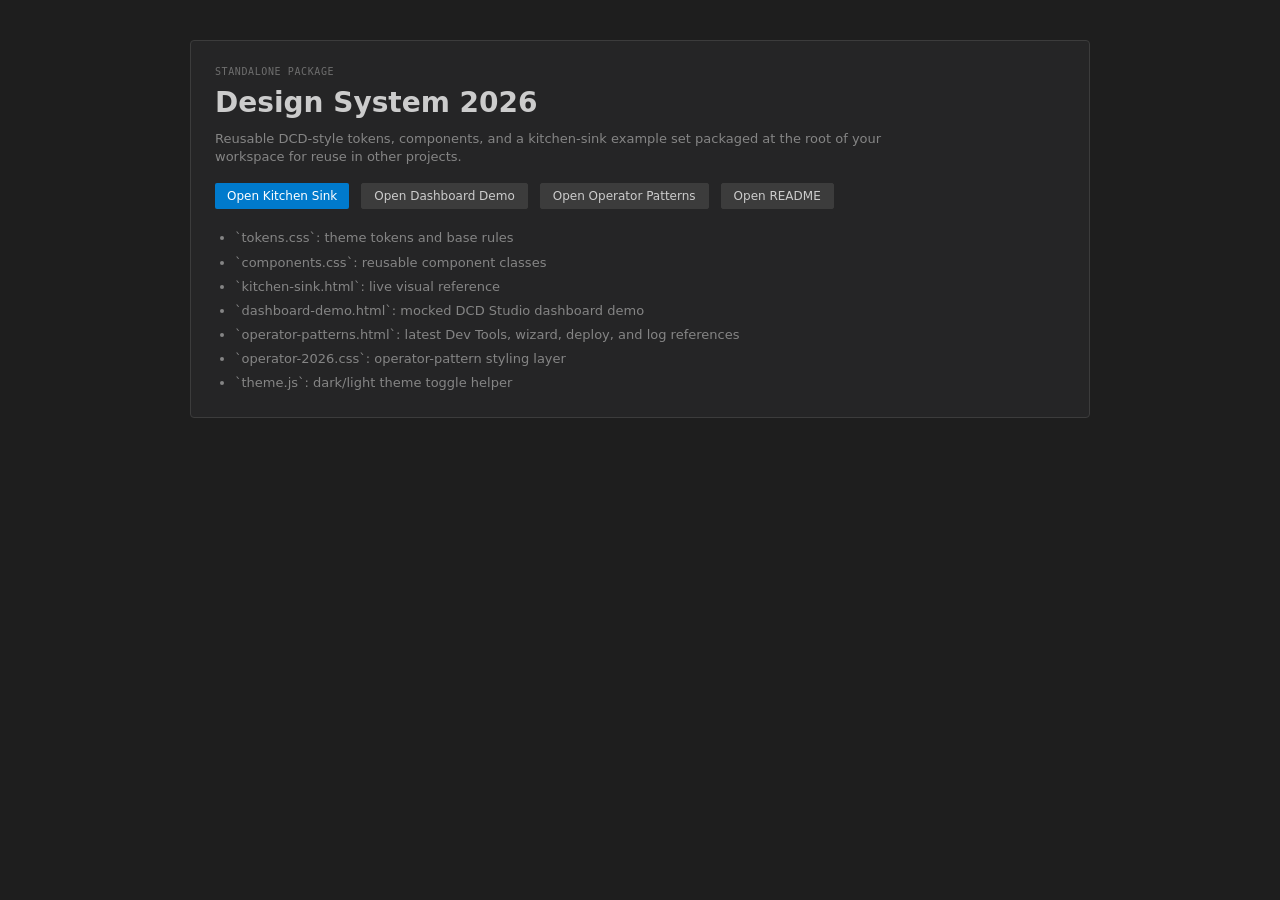
<file: index.html>
<!DOCTYPE html>
<html lang="en">
<head>
<meta charset="UTF-8">
<meta name="viewport" content="width=device-width, initial-scale=1.0">
<title>Design System 2026</title>
<link rel="stylesheet" href="./tokens.css">
<link rel="stylesheet" href="./components.css">
<style>
body {
  padding: 40px;
}

.wrap {
  max-width: 900px;
  margin: 0 auto;
}

.hero {
  padding: 24px;
}

.hero h1 {
  font-size: 28px;
  margin-bottom: 8px;
}

.hero p {
  color: var(--text-dim);
  margin-bottom: 16px;
  max-width: 680px;
}

.links {
  display: flex;
  flex-wrap: wrap;
  gap: 12px;
  margin-top: 16px;
}

.list {
  margin-top: 20px;
  padding-left: 20px;
  color: var(--text-dim);
}

.list li + li {
  margin-top: 6px;
}
</style>
</head>
<body>
  <div class="wrap">
    <div class="ds-card hero">
      <div class="ds-label">Standalone Package</div>
      <h1>Design System 2026</h1>
      <p>Reusable DCD-style tokens, components, and a kitchen-sink example set packaged at the root of your workspace for reuse in other projects.</p>
      <div class="links">
        <a class="ds-btn ds-btn--primary" href="./kitchen-sink.html">Open Kitchen Sink</a>
        <a class="ds-btn ds-btn--secondary" href="./dashboard-demo.html">Open Dashboard Demo</a>
        <a class="ds-btn ds-btn--secondary" href="./operator-patterns.html">Open Operator Patterns</a>
        <a class="ds-btn ds-btn--secondary" href="./README.md">Open README</a>
      </div>
      <ul class="list">
        <li>`tokens.css`: theme tokens and base rules</li>
        <li>`components.css`: reusable component classes</li>
        <li>`kitchen-sink.html`: live visual reference</li>
        <li>`dashboard-demo.html`: mocked DCD Studio dashboard demo</li>
        <li>`operator-patterns.html`: latest Dev Tools, wizard, deploy, and log references</li>
        <li>`operator-2026.css`: operator-pattern styling layer</li>
        <li>`theme.js`: dark/light theme toggle helper</li>
      </ul>
    </div>
  </div>
</body>
</html>
</file>
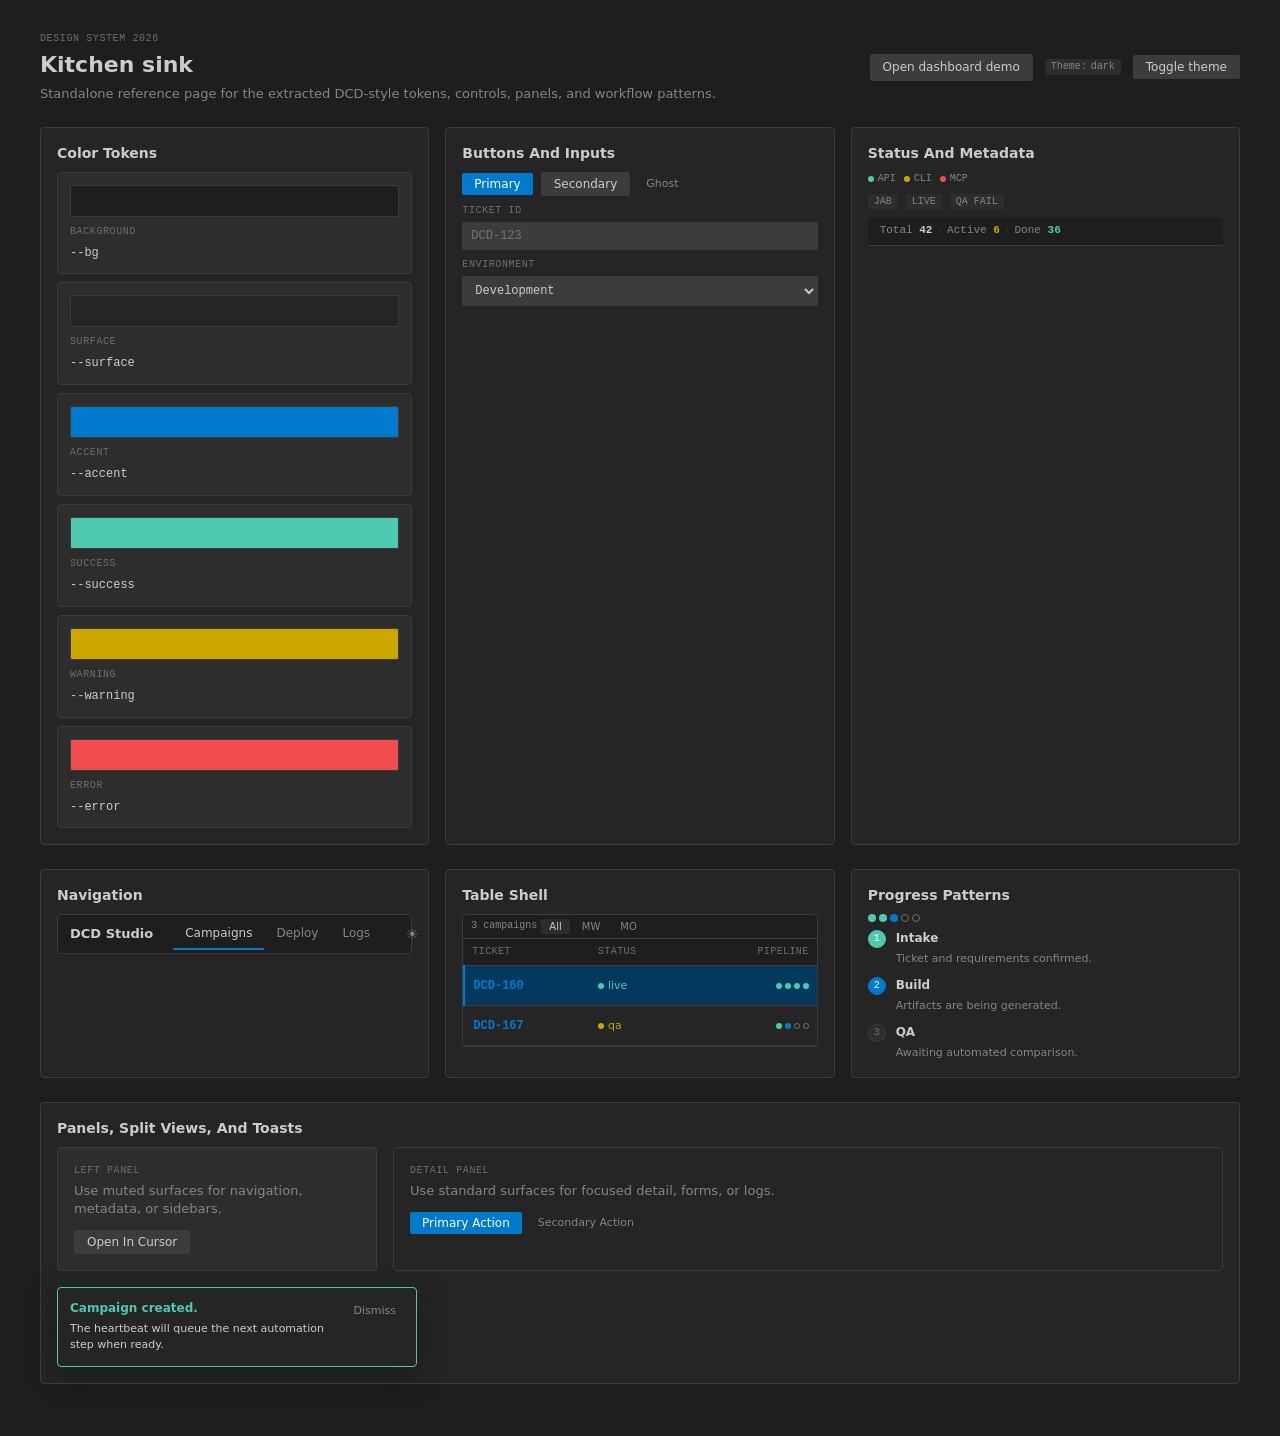
<file: kitchen-sink.html>
<!DOCTYPE html>
<html lang="en">
<head>
<meta charset="UTF-8">
<meta name="viewport" content="width=device-width, initial-scale=1.0">
<title>Design System 2026 Kitchen Sink</title>
<link rel="stylesheet" href="./tokens.css">
<link rel="stylesheet" href="./components.css">
<style>
body {
  padding: 32px;
}

.catalog {
  max-width: 1200px;
  margin: 0 auto;
}

.catalog-header {
  display: flex;
  align-items: center;
  gap: 12px;
  margin-bottom: 24px;
}

.catalog-header__spacer {
  flex: 1;
}

.catalog-grid {
  display: grid;
  grid-template-columns: repeat(auto-fit, minmax(280px, 1fr));
  gap: 16px;
  margin-bottom: 24px;
}

.catalog-card {
  padding: 16px;
}

.catalog-card h2 {
  font-size: 14px;
  margin-bottom: 8px;
}

.catalog-card p {
  color: var(--text-dim);
  margin-bottom: 12px;
}

.stack {
  display: flex;
  flex-direction: column;
  gap: 8px;
}

.row {
  display: flex;
  flex-wrap: wrap;
  align-items: center;
  gap: 8px;
}

.token-grid {
  display: grid;
  grid-template-columns: repeat(auto-fit, minmax(180px, 1fr));
  gap: 8px;
}

.token {
  padding: 12px;
  border: 1px solid var(--border);
  border-radius: var(--radius-md);
  background: var(--surface-2);
}

.token__swatch {
  width: 100%;
  height: 32px;
  margin-bottom: 8px;
  border-radius: var(--radius-sm);
  border: 1px solid var(--border);
}

.panel-demo {
  padding: 16px;
}

.split-demo {
  display: grid;
  grid-template-columns: minmax(220px, 320px) 1fr;
  gap: 16px;
}

.mini-table td:last-child,
.mini-table th:last-child {
  text-align: right;
}

.stepper-demo {
  display: flex;
  flex-direction: column;
  gap: 10px;
}

.stepper-item {
  display: flex;
  align-items: flex-start;
  gap: 10px;
}

.stepper-marker {
  width: 18px;
  height: 18px;
  display: inline-flex;
  align-items: center;
  justify-content: center;
  border-radius: 50%;
  border: 1px solid var(--border);
  background: var(--surface-2);
  color: var(--text-muted);
  font-family: var(--font-mono);
  font-size: 10px;
}

.stepper-marker.is-done {
  background: var(--success);
  border-color: var(--success);
  color: var(--text-on-accent);
}

.stepper-marker.is-active {
  background: var(--accent);
  border-color: var(--accent);
  color: var(--text-on-accent);
  animation: pulse 2s ease-in-out infinite;
}

.stepper-copy strong {
  display: block;
  margin-bottom: 2px;
  font-size: 12px;
}

.stepper-copy span {
  color: var(--text-dim);
  font-size: 11px;
}

code {
  font-family: var(--font-mono);
  font-size: 12px;
}
</style>
</head>
<body>
  <div class="catalog">
    <div class="catalog-header">
      <div>
        <div class="ds-label">Design System 2026</div>
        <h1 style="font-size: 22px; margin-bottom: 4px;">Kitchen sink</h1>
        <p class="ds-text-dim">Standalone reference page for the extracted DCD-style tokens, controls, panels, and workflow patterns.</p>
      </div>
      <div class="catalog-header__spacer"></div>
      <a class="ds-btn ds-btn--secondary" href="./dashboard-demo.html">Open dashboard demo</a>
      <span class="ds-chip">Theme: <span data-theme-label>dark</span></span>
      <button class="ds-btn ds-btn--secondary" data-theme-toggle>Toggle theme</button>
    </div>

    <div class="catalog-grid">
      <section class="ds-card catalog-card">
        <h2>Color Tokens</h2>
        <div class="token-grid">
          <div class="token">
            <div class="token__swatch" style="background: var(--bg);"></div>
            <div class="ds-label">Background</div>
            <code>--bg</code>
          </div>
          <div class="token">
            <div class="token__swatch" style="background: var(--surface);"></div>
            <div class="ds-label">Surface</div>
            <code>--surface</code>
          </div>
          <div class="token">
            <div class="token__swatch" style="background: var(--accent);"></div>
            <div class="ds-label">Accent</div>
            <code>--accent</code>
          </div>
          <div class="token">
            <div class="token__swatch" style="background: var(--success);"></div>
            <div class="ds-label">Success</div>
            <code>--success</code>
          </div>
          <div class="token">
            <div class="token__swatch" style="background: var(--warning);"></div>
            <div class="ds-label">Warning</div>
            <code>--warning</code>
          </div>
          <div class="token">
            <div class="token__swatch" style="background: var(--error);"></div>
            <div class="ds-label">Error</div>
            <code>--error</code>
          </div>
        </div>
      </section>

      <section class="ds-card catalog-card">
        <h2>Buttons And Inputs</h2>
        <div class="stack">
          <div class="row">
            <button class="ds-btn ds-btn--primary">Primary</button>
            <button class="ds-btn ds-btn--secondary">Secondary</button>
            <button class="ds-btn ds-btn--ghost">Ghost</button>
          </div>
          <div>
            <label class="ds-label" for="sample-input">Ticket ID</label>
            <input id="sample-input" class="ds-input" placeholder="DCD-123">
          </div>
          <div>
            <label class="ds-label" for="sample-select">Environment</label>
            <select id="sample-select" class="ds-select">
              <option>Development</option>
              <option>Staging</option>
              <option>Production</option>
            </select>
          </div>
        </div>
      </section>

      <section class="ds-card catalog-card">
        <h2>Status And Metadata</h2>
        <div class="stack">
          <div class="row">
            <span class="ds-status-dot" data-status="ok"><span class="ds-status-dot__dot"></span>API</span>
            <span class="ds-status-dot" data-status="warn"><span class="ds-status-dot__dot"></span>CLI</span>
            <span class="ds-status-dot" data-status="offline"><span class="ds-status-dot__dot"></span>MCP</span>
          </div>
          <div class="row">
            <span class="ds-chip">JAB</span>
            <span class="ds-chip">LIVE</span>
            <span class="ds-chip">QA FAIL</span>
          </div>
          <div class="ds-stat-strip">
            <span>Total <b style="color: var(--text);">42</b></span>
            <span class="ds-stat-strip__separator">&middot;</span>
            <span>Active <b style="color: var(--warning);">6</b></span>
            <span class="ds-stat-strip__separator">&middot;</span>
            <span>Done <b style="color: var(--success);">36</b></span>
          </div>
        </div>
      </section>
    </div>

    <div class="catalog-grid">
      <section class="ds-card catalog-card">
        <h2>Navigation</h2>
        <div class="ds-nav" style="border: 1px solid var(--border); border-radius: var(--radius-md);">
          <span class="ds-nav__title">DCD Studio</span>
          <div class="ds-nav__tabs">
            <button class="ds-tab-btn is-active">Campaigns</button>
            <button class="ds-tab-btn">Deploy</button>
            <button class="ds-tab-btn">Logs</button>
          </div>
          <div class="ds-nav__spacer"></div>
          <button class="ds-btn ds-btn--ghost ds-icon-btn">☀</button>
        </div>
      </section>

      <section class="ds-card catalog-card">
        <h2>Table Shell</h2>
        <div class="ds-table-shell" style="border: 1px solid var(--border); border-radius: var(--radius-md); overflow: hidden;">
          <div class="ds-table-toolbar">
            <span class="ds-mono ds-text-dim" style="font-size: 10px;">3 campaigns</span>
            <button class="ds-pill is-active">All</button>
            <button class="ds-pill">MW</button>
            <button class="ds-pill">MO</button>
          </div>
          <table class="ds-table mini-table">
            <thead>
              <tr>
                <th>Ticket</th>
                <th>Status</th>
                <th>Pipeline</th>
              </tr>
            </thead>
            <tbody>
              <tr class="ds-table__row is-selected">
                <td><span class="ds-mono" style="font-weight: 600; color: var(--accent);">DCD-160</span></td>
                <td><span class="ds-badge" style="color: var(--success);"><span class="ds-badge__dot"></span>live</span></td>
                <td><span class="ds-dot-progress ds-dot-progress--small"><span class="ds-dot-progress__dot is-done"></span><span class="ds-dot-progress__dot is-done"></span><span class="ds-dot-progress__dot is-done"></span><span class="ds-dot-progress__dot is-done"></span></span></td>
              </tr>
              <tr class="ds-table__row">
                <td><span class="ds-mono" style="font-weight: 600; color: var(--accent);">DCD-167</span></td>
                <td><span class="ds-badge" style="color: var(--warning);"><span class="ds-badge__dot"></span>qa</span></td>
                <td><span class="ds-dot-progress ds-dot-progress--small"><span class="ds-dot-progress__dot is-done"></span><span class="ds-dot-progress__dot is-active"></span><span class="ds-dot-progress__dot"></span><span class="ds-dot-progress__dot"></span></span></td>
              </tr>
            </tbody>
          </table>
        </div>
      </section>

      <section class="ds-card catalog-card">
        <h2>Progress Patterns</h2>
        <div class="stack">
          <div class="row">
            <span class="ds-dot-progress">
              <span class="ds-dot-progress__dot is-done"></span>
              <span class="ds-dot-progress__dot is-done"></span>
              <span class="ds-dot-progress__dot is-active"></span>
              <span class="ds-dot-progress__dot"></span>
              <span class="ds-dot-progress__dot"></span>
            </span>
          </div>
          <div class="stepper-demo">
            <div class="stepper-item">
              <span class="stepper-marker is-done">1</span>
              <div class="stepper-copy"><strong>Intake</strong><span>Ticket and requirements confirmed.</span></div>
            </div>
            <div class="stepper-item">
              <span class="stepper-marker is-active">2</span>
              <div class="stepper-copy"><strong>Build</strong><span>Artifacts are being generated.</span></div>
            </div>
            <div class="stepper-item">
              <span class="stepper-marker">3</span>
              <div class="stepper-copy"><strong>QA</strong><span>Awaiting automated comparison.</span></div>
            </div>
          </div>
        </div>
      </section>
    </div>

    <section class="ds-card catalog-card panel-demo" style="margin-bottom: 24px;">
      <h2>Panels, Split Views, And Toasts</h2>
      <div class="split-demo">
        <div class="ds-card ds-card--muted panel-demo">
          <div class="ds-label">Left Panel</div>
          <p class="ds-text-dim">Use muted surfaces for navigation, metadata, or sidebars.</p>
          <button class="ds-btn ds-btn--secondary">Open In Cursor</button>
        </div>
        <div class="ds-card panel-demo">
          <div class="ds-label">Detail Panel</div>
          <p class="ds-text-dim">Use standard surfaces for focused detail, forms, or logs.</p>
          <div class="row">
            <button class="ds-btn ds-btn--primary">Primary Action</button>
            <button class="ds-btn ds-btn--ghost">Secondary Action</button>
          </div>
        </div>
      </div>
      <div class="ds-toast" style="position: static; margin-top: 16px;">
        <div class="ds-toast__row">
          <div>
            <div class="ds-toast__title">Campaign created.</div>
            <div class="ds-toast__message">The heartbeat will queue the next automation step when ready.</div>
          </div>
          <button class="ds-btn ds-btn--ghost">Dismiss</button>
        </div>
      </div>
    </section>
  </div>

  <script src="./theme.js"></script>
</body>
</html>
</file>
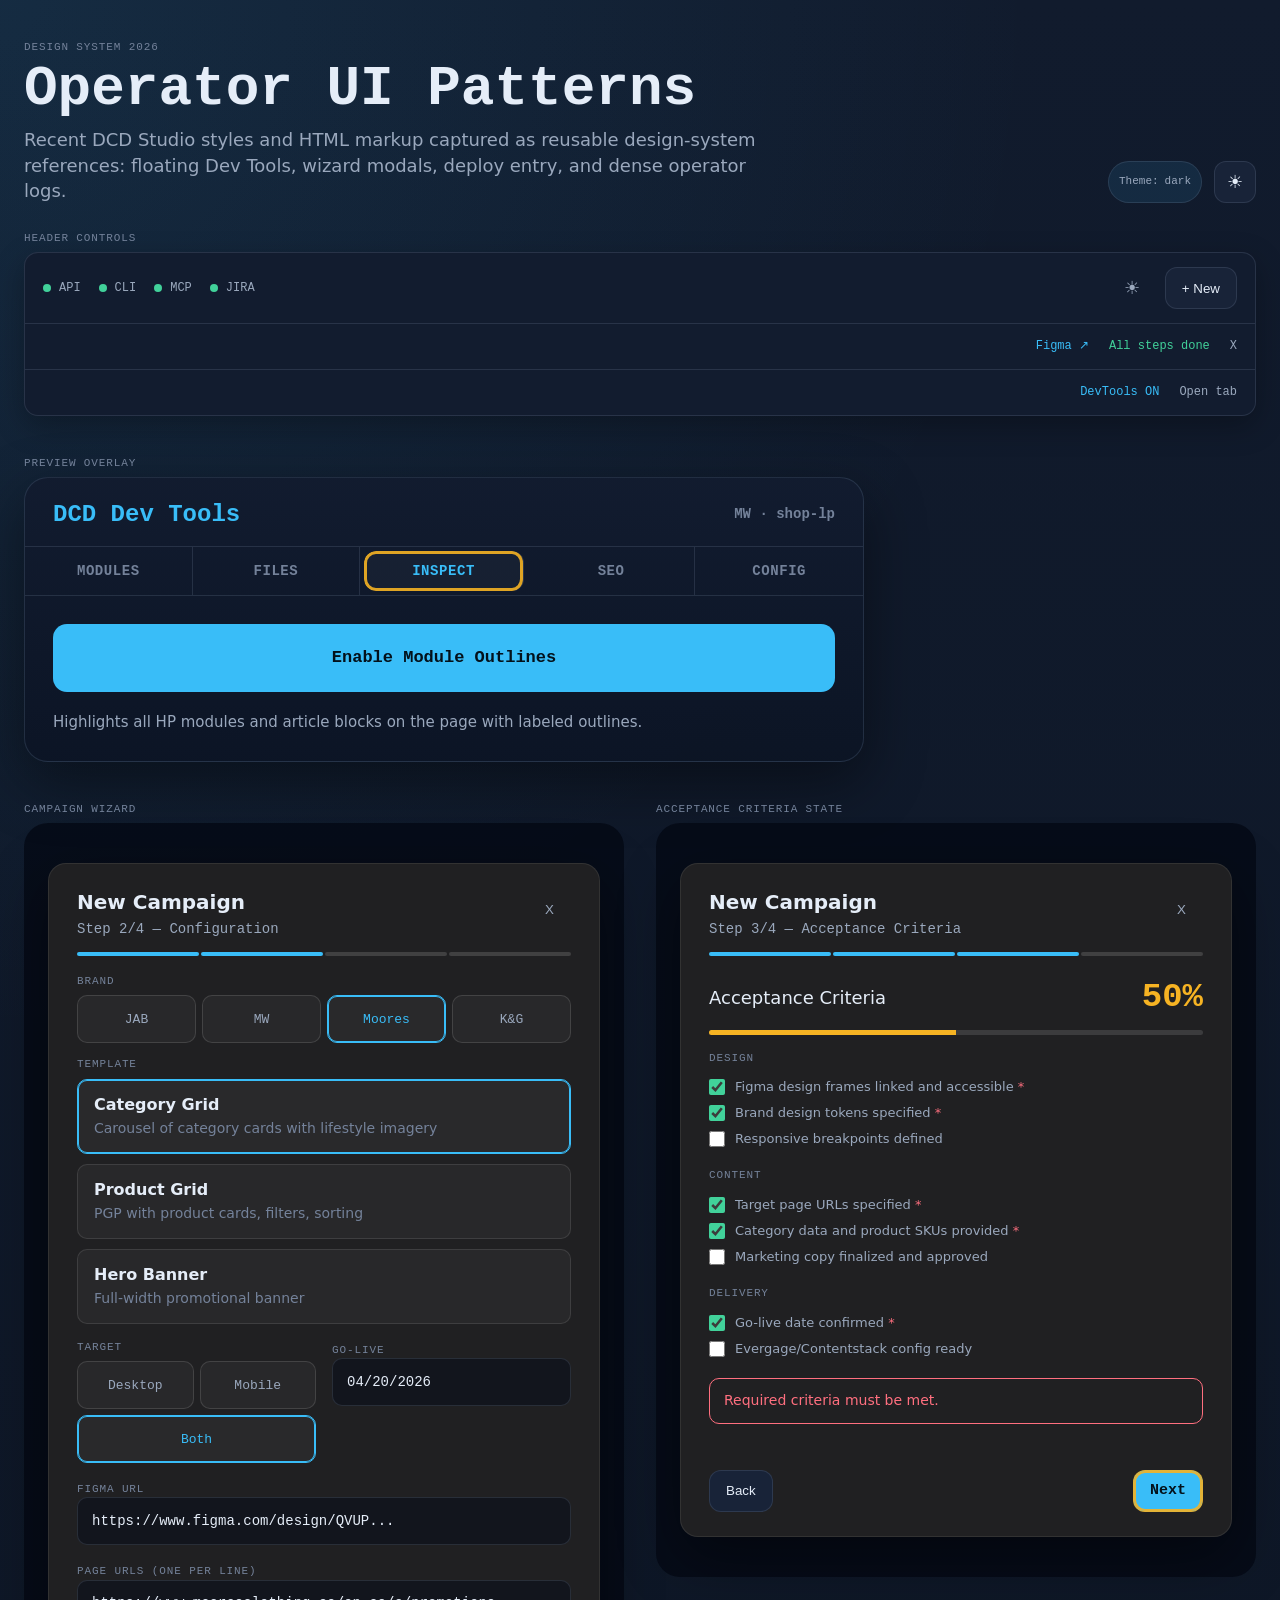
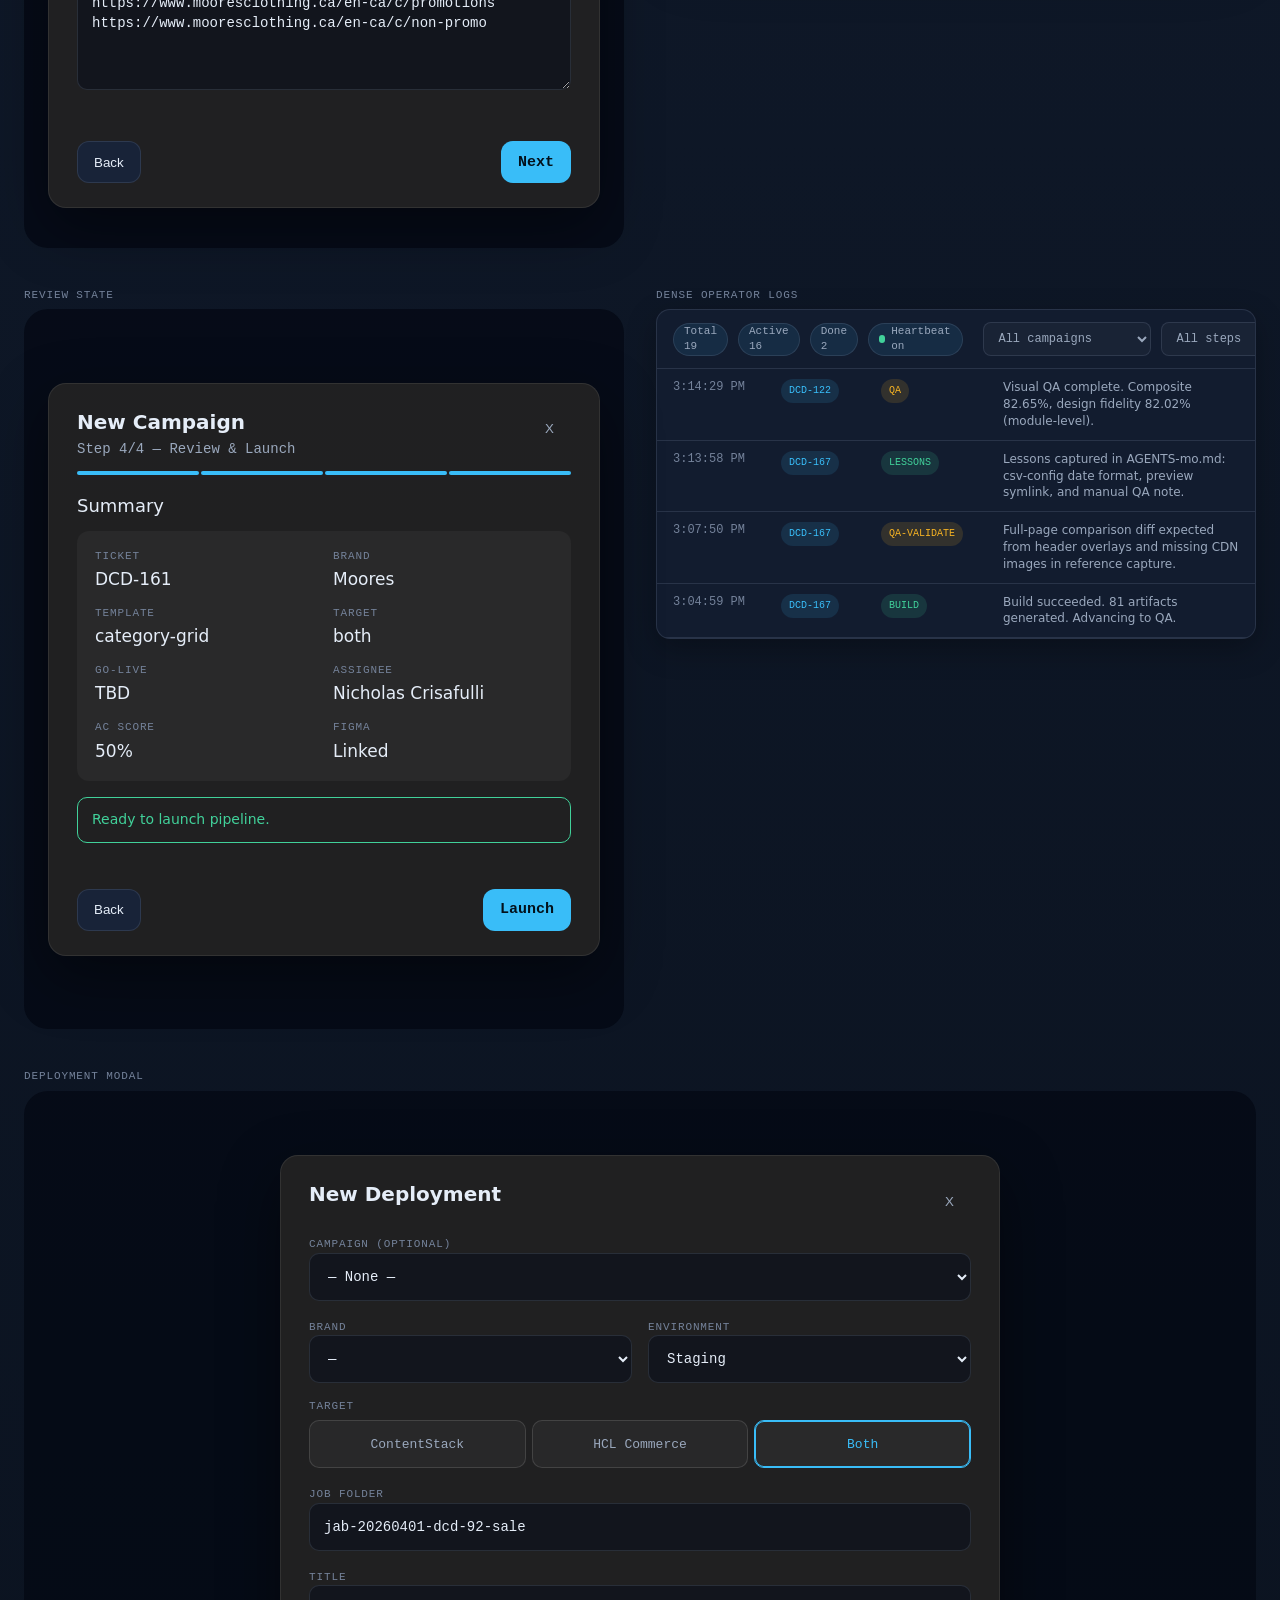
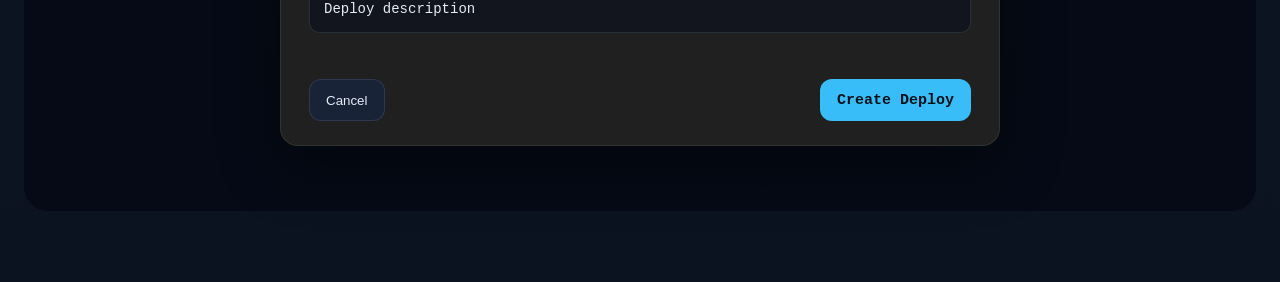
<file: operator-patterns.html>
<!DOCTYPE html>
<html lang="en">
<head>
<meta charset="UTF-8">
<meta name="viewport" content="width=device-width, initial-scale=1.0">
<title>Design System 2026 Operator Patterns</title>
<link rel="stylesheet" href="./tokens.css">
<link rel="stylesheet" href="./components.css">
<link rel="stylesheet" href="./operator-2026.css">
</head>
<body class="ds26-body">
  <main class="ds26-page">
    <header class="ds26-hero">
      <div>
        <div class="ds26-label">Design System 2026</div>
        <h1 class="ds26-hero__title ds26-mono">Operator UI Patterns</h1>
        <p class="ds26-hero__copy">Recent DCD Studio styles and HTML markup captured as reusable design-system references: floating Dev Tools, wizard modals, deploy entry, and dense operator logs.</p>
      </div>
      <div class="ds26-actions ds26-actions--end">
        <span class="ds26-chip">Theme: <span data-theme-label>dark</span></span>
        <button class="ds26-btn ds26-btn--secondary ds26-icon-btn" data-theme-toggle aria-label="Toggle light and dark mode"><span data-ds26-theme-icon>&#9728;</span></button>
      </div>
    </header>

    <section style="margin-bottom: 40px;">
      <div class="ds26-label">Header Controls</div>
      <div class="ds26-card" style="overflow: hidden;">
        <div class="ds26-controlbar">
          <div class="ds26-status-cluster">
            <span class="ds26-status-item"><span class="ds26-dot ds26-dot--success"></span>API</span>
            <span class="ds26-status-item"><span class="ds26-dot ds26-dot--success"></span>CLI</span>
            <span class="ds26-status-item"><span class="ds26-dot ds26-dot--success"></span>MCP</span>
            <span class="ds26-status-item"><span class="ds26-dot ds26-dot--success"></span>JIRA</span>
          </div>
          <div class="ds26-actions ds26-actions--end">
            <button class="ds26-btn ds26-btn--ghost ds26-icon-btn" data-theme-toggle aria-label="Toggle light and dark mode"><span data-ds26-theme-icon>&#9728;</span></button>
            <button class="ds26-btn ds26-btn--secondary">+ New</button>
          </div>
        </div>
        <div class="ds26-controlbar">
          <div></div>
          <div class="ds26-link-row">
            <a href="#" class="ds26-inline-link ds26-inline-link--accent">Figma ↗</a>
            <a href="#" class="ds26-inline-link ds26-inline-link--success">All steps done</a>
            <a href="#" class="ds26-inline-link">X</a>
          </div>
        </div>
        <div class="ds26-controlbar">
          <div></div>
          <div class="ds26-link-row">
            <a href="#" class="ds26-inline-link ds26-inline-link--accent">DevTools ON</a>
            <a href="#" class="ds26-inline-link">Open tab</a>
          </div>
        </div>
      </div>
    </section>

    <section style="margin-bottom: 40px;">
      <div class="ds26-label">Preview Overlay</div>
      <div class="ds26-devtools ds26-card" data-ds26-tabs>
        <div class="ds26-devtools__header">
          <div class="ds26-devtools__title">DCD Dev Tools</div>
          <div class="ds26-devtools__meta">MW · shop-lp</div>
        </div>
        <div class="ds26-tabs">
          <button class="ds26-tab" data-ds26-tab="modules">Modules</button>
          <button class="ds26-tab" data-ds26-tab="files">Files</button>
          <button class="ds26-tab is-active" data-ds26-tab="inspect">Inspect</button>
          <button class="ds26-tab" data-ds26-tab="seo">SEO</button>
          <button class="ds26-tab" data-ds26-tab="config">Config</button>
        </div>
        <div class="ds26-tab-panels">
          <section class="ds26-devtools__body" data-ds26-panel="modules">
            <div class="ds26-label">Pug Modules (8)</div>
            <div class="ds26-list">
              <div class="ds26-list-item">HP01-HERO.pug</div>
              <div class="ds26-list-item">HP02-FEATURED.pug</div>
              <div class="ds26-list-item">HP03-BENEFITS.pug</div>
              <div class="ds26-list-item">HP04-SUITS.pug</div>
            </div>
          </section>

          <section class="ds26-devtools__body" data-ds26-panel="files">
            <div class="ds26-label">Quick Links</div>
            <div class="ds26-actions">
              <button class="ds26-btn ds26-btn--secondary">Open in Cursor</button>
              <button class="ds26-btn ds26-btn--secondary">Open in Finder</button>
              <button class="ds26-btn ds26-btn--secondary">dist/</button>
            </div>
            <div class="ds26-paths">
              <div class="ds26-path"><span class="ds26-label">src</span>/Users/ga143/workspace/tb-digital-dev/tools/build-system/projects/site/mw/default/mw-20260420-dcd-167-np-refresh/src/</div>
              <div class="ds26-path"><span class="ds26-label">dist</span>/Users/ga143/workspace/tb-digital-dev/tools/build-system/projects/site/mw/default/mw-20260420-dcd-167-np-refresh/dist/</div>
            </div>
          </section>

          <section class="ds26-devtools__body is-active" data-ds26-panel="inspect">
            <button class="ds26-btn ds26-btn--primary ds26-devtools__hero-btn">Enable Module Outlines</button>
            <p class="ds26-text-dim" style="margin: 20px 0 0; font-size: 15px;">Highlights all HP modules and article blocks on the page with labeled outlines.</p>
          </section>

          <section class="ds26-devtools__body" data-ds26-panel="seo">
            <div class="ds26-label">SEO Audit</div>
            <div class="ds26-kv">
              <div class="ds26-kv__row">Title: <span class="ds26-kv__value">(none)</span></div>
              <div class="ds26-kv__row">Meta desc: <span class="ds26-kv__value">(none)</span></div>
              <div class="ds26-kv__row">Images without alt: <span class="ds26-kv__value ds26-kv__value--success">0</span></div>
              <div class="ds26-kv__row">Links without aria-label: <span class="ds26-kv__value ds26-kv__value--warn">23</span></div>
              <div class="ds26-kv__row">H1 count: <span class="ds26-kv__value">0</span></div>
              <div class="ds26-kv__row">Total images: <span class="ds26-kv__value">30</span></div>
            </div>
          </section>

          <section class="ds26-devtools__body" data-ds26-panel="config">
            <div class="ds26-label">Job Config</div>
            <pre class="ds26-code-block">{
  "jobFolder": "mw-20260403-dcd-160-linen-shop-lp",
  "brand": "mw",
  "modules": ["HP_SCRIPTS.pug", "HP_STYLES.pug", "LP01-HERO.pug"],
  "csvFiles": ["mw-20260403-Config.csv", "mw-20260403-Content.csv"],
  "jobPath": "/Users/ga143/workspace/tb-digital-dev/tools/build-system/projects/site/mw/default/mw-20260403-dcd-160-linen-shop-lp"
}</pre>
          </section>
        </div>
      </div>
    </section>

    <section class="ds26-layout-grid ds26-layout-grid--two" style="margin-bottom: 40px;">
      <div>
        <div class="ds26-label">Campaign Wizard</div>
        <div class="ds26-modal">
          <div class="ds26-modal__dialog">
            <div class="ds26-modal__header">
              <div>
                <div class="ds26-modal__title">New Campaign</div>
                <div class="ds26-modal__subtitle ds26-mono">Step 2/4 — Configuration</div>
              </div>
              <button class="ds26-btn ds26-btn--ghost">X</button>
            </div>
            <div class="ds26-progress-steps">
              <div class="ds26-progress-steps__bar is-active"></div>
              <div class="ds26-progress-steps__bar is-active"></div>
              <div class="ds26-progress-steps__bar"></div>
              <div class="ds26-progress-steps__bar"></div>
            </div>
            <div class="ds26-modal__body">
              <div class="ds26-label">Brand</div>
              <div class="ds26-choice-row" style="margin-bottom: 14px;">
                <button class="ds26-choice">JAB</button>
                <button class="ds26-choice">MW</button>
                <button class="ds26-choice is-active">Moores</button>
                <button class="ds26-choice">K&amp;G</button>
              </div>

              <div class="ds26-label">Template</div>
              <div class="ds26-template-list" style="margin-bottom: 16px;">
                <div class="ds26-template is-active">
                  <div class="ds26-template__title">Category Grid</div>
                  <div class="ds26-template__copy">Carousel of category cards with lifestyle imagery</div>
                </div>
                <div class="ds26-template">
                  <div class="ds26-template__title">Product Grid</div>
                  <div class="ds26-template__copy">PGP with product cards, filters, sorting</div>
                </div>
                <div class="ds26-template">
                  <div class="ds26-template__title">Hero Banner</div>
                  <div class="ds26-template__copy">Full-width promotional banner</div>
                </div>
              </div>

              <div class="ds26-grid ds26-grid--two">
                <div>
                  <div class="ds26-label">Target</div>
                  <div class="ds26-choice-row">
                    <button class="ds26-choice">Desktop</button>
                    <button class="ds26-choice">Mobile</button>
                    <button class="ds26-choice is-active">Both</button>
                  </div>
                </div>
                <div>
                  <label class="ds26-label" for="go-live">Go-Live</label>
                  <input id="go-live" class="ds26-input" value="04/20/2026">
                </div>
              </div>

              <div style="margin-top: 16px;">
                <label class="ds26-label" for="figma-url">Figma URL</label>
                <input id="figma-url" class="ds26-input" value="https://www.figma.com/design/QVUP..." />
              </div>

              <div style="margin-top: 16px;">
                <label class="ds26-label" for="page-urls">Page URLs (one per line)</label>
                <textarea id="page-urls" class="ds26-textarea">https://www.mooresclothing.ca/en-ca/c/promotions
https://www.mooresclothing.ca/en-ca/c/non-promo</textarea>
              </div>
            </div>
            <div class="ds26-modal__footer">
              <button class="ds26-btn ds26-btn--secondary">Back</button>
              <button class="ds26-btn ds26-btn--primary">Next</button>
            </div>
          </div>
        </div>
      </div>

      <div>
        <div class="ds26-label">Acceptance Criteria State</div>
        <div class="ds26-modal">
          <div class="ds26-modal__dialog">
            <div class="ds26-modal__header">
              <div>
                <div class="ds26-modal__title">New Campaign</div>
                <div class="ds26-modal__subtitle ds26-mono">Step 3/4 — Acceptance Criteria</div>
              </div>
              <button class="ds26-btn ds26-btn--ghost">X</button>
            </div>
            <div class="ds26-progress-steps">
              <div class="ds26-progress-steps__bar is-active"></div>
              <div class="ds26-progress-steps__bar is-active"></div>
              <div class="ds26-progress-steps__bar is-active"></div>
              <div class="ds26-progress-steps__bar"></div>
            </div>
            <div class="ds26-modal__body">
              <div class="ds26-score">
                <div class="ds26-section-title" style="margin: 0;">Acceptance Criteria</div>
                <div class="ds26-score__value ds26-score__value--warn">50%</div>
              </div>
              <div class="ds26-meter">
                <div class="ds26-meter__fill" style="width: 50%;"></div>
              </div>

              <div class="ds26-checklist">
                <div>
                  <div class="ds26-checklist__group-title">Design</div>
                  <label class="ds26-check"><input type="checkbox" checked> <span>Figma design frames linked and accessible <span class="ds26-check__required">*</span></span></label>
                  <label class="ds26-check"><input type="checkbox" checked> <span>Brand design tokens specified <span class="ds26-check__required">*</span></span></label>
                  <label class="ds26-check"><input type="checkbox"> <span>Responsive breakpoints defined</span></label>
                </div>
                <div>
                  <div class="ds26-checklist__group-title">Content</div>
                  <label class="ds26-check"><input type="checkbox" checked> <span>Target page URLs specified <span class="ds26-check__required">*</span></span></label>
                  <label class="ds26-check"><input type="checkbox" checked> <span>Category data and product SKUs provided <span class="ds26-check__required">*</span></span></label>
                  <label class="ds26-check"><input type="checkbox"> <span>Marketing copy finalized and approved</span></label>
                </div>
                <div>
                  <div class="ds26-checklist__group-title">Delivery</div>
                  <label class="ds26-check"><input type="checkbox" checked> <span>Go-live date confirmed <span class="ds26-check__required">*</span></span></label>
                  <label class="ds26-check"><input type="checkbox"> <span>Evergage/Contentstack config ready</span></label>
                </div>
              </div>

              <div class="ds26-alert ds26-alert--danger">Required criteria must be met.</div>
            </div>
            <div class="ds26-modal__footer">
              <button class="ds26-btn ds26-btn--secondary">Back</button>
              <button class="ds26-btn ds26-btn--primary ds26-btn--warn">Next</button>
            </div>
          </div>
        </div>
      </div>
    </section>

    <section class="ds26-layout-grid ds26-layout-grid--two">
      <div>
        <div class="ds26-label">Review State</div>
        <div class="ds26-modal">
          <div class="ds26-modal__dialog">
            <div class="ds26-modal__header">
              <div>
                <div class="ds26-modal__title">New Campaign</div>
                <div class="ds26-modal__subtitle ds26-mono">Step 4/4 — Review &amp; Launch</div>
              </div>
              <button class="ds26-btn ds26-btn--ghost">X</button>
            </div>
            <div class="ds26-progress-steps">
              <div class="ds26-progress-steps__bar is-active"></div>
              <div class="ds26-progress-steps__bar is-active"></div>
              <div class="ds26-progress-steps__bar is-active"></div>
              <div class="ds26-progress-steps__bar is-active"></div>
            </div>
            <div class="ds26-modal__body">
              <div class="ds26-section-title">Summary</div>
              <div class="ds26-summary-grid">
                <div><div class="ds26-summary__label">Ticket</div><div class="ds26-summary__value">DCD-161</div></div>
                <div><div class="ds26-summary__label">Brand</div><div class="ds26-summary__value">Moores</div></div>
                <div><div class="ds26-summary__label">Template</div><div class="ds26-summary__value">category-grid</div></div>
                <div><div class="ds26-summary__label">Target</div><div class="ds26-summary__value">both</div></div>
                <div><div class="ds26-summary__label">Go-Live</div><div class="ds26-summary__value">TBD</div></div>
                <div><div class="ds26-summary__label">Assignee</div><div class="ds26-summary__value">Nicholas Crisafulli</div></div>
                <div><div class="ds26-summary__label">AC Score</div><div class="ds26-summary__value">50%</div></div>
                <div><div class="ds26-summary__label">Figma</div><div class="ds26-summary__value">Linked</div></div>
              </div>
              <div class="ds26-alert ds26-alert--success">Ready to launch pipeline.</div>
            </div>
            <div class="ds26-modal__footer">
              <button class="ds26-btn ds26-btn--secondary">Back</button>
              <button class="ds26-btn ds26-btn--primary">Launch</button>
            </div>
          </div>
        </div>
      </div>

      <div>
        <div class="ds26-label">Dense Operator Logs</div>
        <div class="ds26-card" style="overflow: hidden;">
          <div class="ds26-toolbar">
            <span class="ds26-chip">Total 19</span>
            <span class="ds26-chip">Active 16</span>
            <span class="ds26-chip">Done 2</span>
            <span class="ds26-chip"><span class="ds26-dot ds26-dot--success"></span>Heartbeat on</span>
            <div class="ds26-toolbar__spacer"></div>
            <select class="ds26-select-minimal">
              <option>All campaigns</option>
            </select>
            <select class="ds26-select-minimal">
              <option>All steps</option>
            </select>
            <select class="ds26-select-minimal">
              <option>All statuses</option>
            </select>
          </div>
          <div class="ds26-log">
            <div class="ds26-log__row">
              <div class="ds26-log__meta">3:14:29 PM</div>
              <div><span class="ds26-pill ds26-pill--brand">DCD-122</span></div>
              <div><span class="ds26-pill ds26-pill--warn">QA</span></div>
              <div class="ds26-log__message">Visual QA complete. Composite 82.65%, design fidelity 82.02% (module-level).</div>
            </div>
            <div class="ds26-log__row">
              <div class="ds26-log__meta">3:13:58 PM</div>
              <div><span class="ds26-pill ds26-pill--brand">DCD-167</span></div>
              <div><span class="ds26-pill ds26-pill--success">Lessons</span></div>
              <div class="ds26-log__message">Lessons captured in AGENTS-mo.md: csv-config date format, preview symlink, and manual QA note.</div>
            </div>
            <div class="ds26-log__row">
              <div class="ds26-log__meta">3:07:50 PM</div>
              <div><span class="ds26-pill ds26-pill--brand">DCD-167</span></div>
              <div><span class="ds26-pill ds26-pill--warn">QA-Validate</span></div>
              <div class="ds26-log__message">Full-page comparison diff expected from header overlays and missing CDN images in reference capture.</div>
            </div>
            <div class="ds26-log__row">
              <div class="ds26-log__meta">3:04:59 PM</div>
              <div><span class="ds26-pill ds26-pill--brand">DCD-167</span></div>
              <div><span class="ds26-pill ds26-pill--success">Build</span></div>
              <div class="ds26-log__message">Build succeeded. 81 artifacts generated. Advancing to QA.</div>
            </div>
          </div>
        </div>
      </div>
    </section>

    <section style="margin-top: 40px;">
      <div class="ds26-label">Deployment Modal</div>
      <div class="ds26-modal">
        <div class="ds26-modal__dialog" style="max-width: 720px;">
          <div class="ds26-modal__header">
            <div>
              <div class="ds26-modal__title">New Deployment</div>
            </div>
            <button class="ds26-btn ds26-btn--ghost">X</button>
          </div>
          <div class="ds26-modal__body">
            <div class="ds26-grid ds26-grid--two">
              <div style="grid-column: 1 / -1;">
                <label class="ds26-label" for="campaign-select">Campaign (Optional)</label>
                <select id="campaign-select" class="ds26-select">
                  <option>— None —</option>
                  <option>DCD-167 — MO HP Test Refresh 4/20 Non Promo</option>
                </select>
              </div>
              <div>
                <label class="ds26-label" for="deploy-brand">Brand</label>
                <select id="deploy-brand" class="ds26-select">
                  <option>—</option>
                  <option>Moores</option>
                  <option>MW</option>
                </select>
              </div>
              <div>
                <label class="ds26-label" for="deploy-env">Environment</label>
                <select id="deploy-env" class="ds26-select">
                  <option>Staging</option>
                  <option>Production</option>
                </select>
              </div>
            </div>

            <div style="margin-top: 16px;">
              <div class="ds26-label">Target</div>
              <div class="ds26-choice-row">
                <button class="ds26-choice">ContentStack</button>
                <button class="ds26-choice">HCL Commerce</button>
                <button class="ds26-choice is-active">Both</button>
              </div>
            </div>

            <div style="margin-top: 16px;">
              <label class="ds26-label" for="job-folder">Job Folder</label>
              <input id="job-folder" class="ds26-input" value="jab-20260401-dcd-92-sale" />
            </div>

            <div style="margin-top: 16px;">
              <label class="ds26-label" for="deploy-title">Title</label>
              <input id="deploy-title" class="ds26-input" value="Deploy description" />
            </div>
          </div>
          <div class="ds26-modal__footer">
            <button class="ds26-btn ds26-btn--secondary">Cancel</button>
            <button class="ds26-btn ds26-btn--primary">Create Deploy</button>
          </div>
        </div>
      </div>
    </section>
  </main>

  <script src="./theme.js"></script>
  <script src="./operator-patterns.js"></script>
</body>
</html>
</file>
<file: tokens.css>
:root {
  --bg: #1e1e1e;
  --surface: #252526;
  --surface-2: #2d2d2d;
  --border: #3c3c3c;
  --text: #cccccc;
  --text-dim: #858585;
  --text-muted: #6e6e6e;
  --input-bg: #3c3c3c;
  --list-hover: #2a2d2e;
  --list-active: #04395e;
  --accent: #007acc;
  --accent-hover: #1c97ea;
  --accent-dim: rgba(0, 122, 204, 0.15);
  --success: #4ec9b0;
  --warning: #cca700;
  --error: #f14c4c;
  --info: #3794ff;
  --overlay-bg: rgba(0, 0, 0, 0.5);
  --shadow-modal: 0 8px 32px rgba(0, 0, 0, 0.3);
  --font-ui: -apple-system, BlinkMacSystemFont, "Segoe UI", system-ui, sans-serif;
  --font-mono: ui-monospace, "Menlo", "Monaco", "Cascadia Mono", monospace;
  --space-xs: 4px;
  --space-sm: 8px;
  --space-md: 12px;
  --space-lg: 16px;
  --space-xl: 24px;
  --space-2xl: 32px;
  --radius-sm: 2px;
  --radius-md: 4px;
  --radius-lg: 6px;
  --text-on-accent: #fff;
  --header-height: 40px;
  --subheader-height: 28px;
  --z-modal: 10000;
  --z-toast: 20000;
  --ease-out: cubic-bezier(0.25, 1, 0.5, 1);
  --dur-fast: 100ms;
  --dur-base: 200ms;
  --dur-slow: 300ms;
}

[data-theme="light"] {
  --bg: #ffffff;
  --surface: #f3f3f3;
  --surface-2: #e8e8e8;
  --border: #d4d4d4;
  --text: #1e1e1e;
  --text-dim: #616161;
  --text-muted: #999999;
  --input-bg: #ffffff;
  --list-hover: #e8e8e8;
  --list-active: #cce5ff;
  --accent: #005fb8;
  --accent-hover: #004e9a;
  --accent-dim: rgba(0, 95, 184, 0.1);
  --success: #388a34;
  --warning: #bf8803;
  --error: #cd3131;
  --info: #005fb8;
  --overlay-bg: rgba(0, 0, 0, 0.3);
  --shadow-modal: 0 8px 32px rgba(0, 0, 0, 0.1);
}

*,
*::before,
*::after {
  box-sizing: border-box;
  margin: 0;
  padding: 0;
}

html,
body {
  min-height: 100vh;
}

body {
  background: var(--bg);
  color: var(--text);
  font-family: var(--font-ui);
  font-size: 13px;
  line-height: 1.4;
  font-kerning: normal;
  -webkit-font-smoothing: antialiased;
  overflow-x: hidden;
  transition:
    background-color var(--dur-slow) var(--ease-out),
    color var(--dur-slow) var(--ease-out);
}

a {
  color: var(--accent);
  text-decoration: none;
}

a:hover {
  text-decoration: underline;
}

::-webkit-scrollbar {
  width: 6px;
  height: 6px;
}

::-webkit-scrollbar-track {
  background: var(--bg);
}

::-webkit-scrollbar-thumb {
  background: var(--border);
  border-radius: 3px;
}

::-webkit-scrollbar-thumb:hover {
  background: var(--text-muted);
}

@keyframes fadeIn {
  from {
    opacity: 0;
  }

  to {
    opacity: 1;
  }
}

@keyframes pulse {
  0%,
  100% {
    opacity: 1;
  }

  50% {
    opacity: 0.5;
  }
}
</file>
<file: components.css>
.ds-mono {
  font-family: var(--font-mono);
  font-variant-numeric: tabular-nums;
}

.ds-text-dim {
  color: var(--text-dim);
}

.ds-text-muted {
  color: var(--text-muted);
}

.ds-text-success {
  color: var(--success);
}

.ds-text-warning {
  color: var(--warning);
}

.ds-text-danger {
  color: var(--error);
}

.ds-label {
  display: block;
  margin-bottom: 4px;
  color: var(--text-muted);
  font-family: var(--font-mono);
  font-size: 10px;
  letter-spacing: 0.06em;
  text-transform: uppercase;
}

.ds-input,
.ds-textarea,
.ds-select {
  width: 100%;
  padding: 6px 8px;
  background: var(--input-bg);
  border: 1px solid var(--border);
  border-radius: var(--radius-sm);
  color: var(--text);
  font-family: var(--font-mono);
  font-size: 12px;
  outline: none;
}

.ds-textarea {
  resize: vertical;
}

.ds-btn {
  display: inline-flex;
  align-items: center;
  justify-content: center;
  gap: 4px;
  border-radius: var(--radius-sm);
  cursor: pointer;
  font-family: var(--font-ui);
  text-decoration: none;
  transition:
    background-color var(--dur-fast) var(--ease-out),
    border-color var(--dur-fast) var(--ease-out),
    color var(--dur-fast) var(--ease-out),
    opacity var(--dur-fast) var(--ease-out);
}

.ds-btn:hover {
  text-decoration: none;
}

.ds-btn:disabled {
  cursor: default;
}

.ds-btn--primary {
  padding: 4px 12px;
  background: var(--accent);
  border: none;
  color: var(--text-on-accent);
  font-size: 12px;
  font-weight: 500;
}

.ds-btn--primary:hover:not(:disabled) {
  background: var(--accent-hover);
}

.ds-btn--secondary {
  padding: 4px 12px;
  background: var(--input-bg);
  border: 1px solid var(--border);
  color: var(--text);
  font-size: 12px;
}

.ds-btn--ghost {
  padding: 4px 8px;
  background: transparent;
  border: none;
  color: var(--text-dim);
  font-size: 11px;
}

.ds-btn--danger {
  color: var(--error);
}

.ds-btn--warning {
  color: var(--warning);
}

.ds-btn--success {
  color: var(--success);
}

.ds-btn--accent {
  color: var(--accent);
}

.ds-icon-btn {
  width: 28px;
  height: 28px;
  padding: 0;
  font-size: 14px;
}

.ds-nav {
  height: var(--header-height);
  display: flex;
  align-items: center;
  gap: 12px;
  padding: 0 12px;
  background: var(--bg);
  border-bottom: 1px solid var(--border);
  flex-shrink: 0;
}

.ds-nav__title {
  font-size: 13px;
  font-weight: 600;
  white-space: nowrap;
}

.ds-nav__tabs {
  display: flex;
  gap: 0;
  margin-left: 8px;
}

.ds-nav__spacer {
  flex: 1;
}

.ds-tab-btn {
  padding: 8px 12px;
  border: none;
  border-bottom: 2px solid transparent;
  border-radius: 0;
  background: transparent;
  color: var(--text-dim);
  cursor: pointer;
  font-family: var(--font-ui);
  font-size: 12px;
}

.ds-tab-btn.is-active {
  border-bottom-color: var(--accent);
  color: var(--text);
}

.ds-status-dot {
  display: inline-flex;
  align-items: center;
  gap: 4px;
  color: var(--text-dim);
  font-family: var(--font-mono);
  font-size: 10px;
  font-variant-numeric: tabular-nums;
}

.ds-status-dot__dot {
  width: 6px;
  height: 6px;
  display: inline-block;
  border-radius: 50%;
  background: var(--error);
}

.ds-status-dot[data-status="connected"] .ds-status-dot__dot,
.ds-status-dot[data-status="ready"] .ds-status-dot__dot,
.ds-status-dot[data-status="ok"] .ds-status-dot__dot {
  background: var(--success);
}

.ds-status-dot[data-status="checking"] .ds-status-dot__dot,
.ds-status-dot[data-status="warn"] .ds-status-dot__dot {
  background: var(--warning);
}

.ds-stat-strip {
  height: var(--subheader-height);
  display: flex;
  align-items: center;
  gap: 4px;
  padding: 0 12px;
  background: var(--bg);
  border-bottom: 1px solid var(--border);
  color: var(--text-dim);
  font-family: var(--font-mono);
  font-size: 11px;
  font-variant-numeric: tabular-nums;
  flex-shrink: 0;
}

.ds-stat-strip__separator {
  color: var(--border);
}

.ds-pill {
  display: inline-flex;
  align-items: center;
  justify-content: center;
  padding: 2px 8px;
  border: none;
  border-radius: var(--radius-sm);
  background: transparent;
  color: var(--text-dim);
  cursor: pointer;
  font-family: var(--font-ui);
  font-size: 10px;
}

.ds-pill.is-active {
  background: var(--surface-2);
  color: var(--text);
}

.ds-chip {
  display: inline-flex;
  align-items: center;
  gap: 4px;
  padding: 1px 6px;
  border-radius: var(--radius-sm);
  background: var(--surface-2);
  color: var(--text-dim);
  font-family: var(--font-mono);
  font-size: 10px;
  font-variant-numeric: tabular-nums;
}

.ds-badge {
  display: inline-flex;
  align-items: center;
  gap: 4px;
  font-size: 11px;
  color: var(--text-dim);
}

.ds-badge__dot {
  width: 6px;
  height: 6px;
  border-radius: 50%;
  background: currentColor;
}

.ds-dot-progress {
  display: inline-flex;
  align-items: center;
  gap: 3px;
}

.ds-dot-progress__dot {
  width: 8px;
  height: 8px;
  display: inline-block;
  border-radius: 50%;
  background: transparent;
  border: 1px solid var(--text-muted);
}

.ds-dot-progress--small .ds-dot-progress__dot {
  width: 6px;
  height: 6px;
}

.ds-dot-progress__dot.is-done {
  background: var(--success);
  border: none;
}

.ds-dot-progress__dot.is-active {
  background: var(--accent);
  border: none;
  animation: pulse 2s ease-in-out infinite;
}

.ds-dot-progress__dot.is-error {
  background: var(--error);
  border: none;
}

.ds-modal {
  position: fixed;
  inset: 0;
  z-index: var(--z-modal);
  display: flex;
  align-items: center;
  justify-content: center;
  background: var(--overlay-bg);
}

.ds-modal__dialog {
  display: flex;
  flex-direction: column;
  background: var(--surface);
  border: 1px solid var(--border);
  border-radius: var(--radius-md);
  box-shadow: var(--shadow-modal);
}

.ds-modal__dialog--sm {
  width: 480px;
  max-width: calc(100vw - 32px);
  max-height: 80vh;
}

.ds-modal__dialog--md {
  width: 560px;
  max-width: calc(100vw - 32px);
  max-height: 85vh;
}

.ds-modal__dialog--lg {
  width: 640px;
  max-width: calc(100vw - 32px);
  max-height: 85vh;
}

.ds-modal__header {
  display: flex;
  align-items: center;
  justify-content: space-between;
  gap: 8px;
  padding: 12px 16px;
  border-bottom: 1px solid var(--border);
}

.ds-modal__header--muted {
  background: var(--surface-2);
}

.ds-modal__title {
  font-size: 13px;
  font-weight: 600;
}

.ds-modal__body {
  padding: 16px;
  overflow: auto;
  flex: 1;
}

.ds-modal__footer {
  display: flex;
  align-items: center;
  justify-content: space-between;
  gap: 8px;
  padding: 8px 16px;
  border-top: 1px solid var(--border);
}

.ds-table-shell {
  display: flex;
  flex: 1;
  overflow: auto;
  flex-direction: column;
}

.ds-table-toolbar {
  display: flex;
  align-items: center;
  gap: 4px;
  padding: 4px 8px;
  border-bottom: 1px solid var(--border);
  background: var(--bg);
  flex-shrink: 0;
}

.ds-table-toolbar__spacer {
  flex: 1;
}

.ds-divider {
  width: 1px;
  height: 12px;
  background: var(--border);
  margin: 0 4px;
}

.ds-table {
  width: 100%;
  border-collapse: collapse;
  font-size: 12px;
}

.ds-table thead tr {
  position: sticky;
  top: 0;
  z-index: 1;
  background: var(--bg);
}

.ds-table th {
  padding: 6px 8px;
  border-bottom: 1px solid var(--border);
  color: var(--text-muted);
  text-align: left;
  font-family: var(--font-mono);
  font-size: 10px;
  font-weight: 500;
  letter-spacing: 0.04em;
  text-transform: uppercase;
}

.ds-table td {
  padding: 6px 8px;
  border-bottom: 1px solid var(--border);
}

.ds-table__row {
  height: 40px;
  cursor: pointer;
  border-left: 2px solid transparent;
  transition: background var(--dur-fast) var(--ease-out);
}

.ds-table__row:hover {
  background: var(--list-hover);
}

.ds-table__row.is-selected {
  background: var(--list-active);
  border-left-color: var(--accent);
}

.ds-table__row.is-selected:hover {
  background: var(--list-active);
}

.ds-table__empty {
  padding: 32px;
  color: var(--text-dim);
  text-align: center;
}

.ds-toast {
  position: fixed;
  right: 16px;
  bottom: 16px;
  z-index: var(--z-toast);
  width: 360px;
  max-width: calc(100vw - 32px);
  padding: 12px;
  background: var(--surface);
  border: 1px solid var(--success);
  border-radius: var(--radius-md);
  box-shadow: var(--shadow-modal);
}

.ds-toast__row {
  display: flex;
  align-items: flex-start;
  justify-content: space-between;
  gap: 12px;
}

.ds-toast__title {
  margin-bottom: 4px;
  color: var(--success);
  font-size: 12px;
  font-weight: 600;
}

.ds-toast__message {
  color: var(--text);
  font-size: 11px;
  line-height: 1.5;
}

.ds-card {
  background: var(--surface);
  border: 1px solid var(--border);
  border-radius: var(--radius-md);
}

.ds-card--muted {
  background: var(--surface-2);
}
</file>
<file: operator-2026.css>
:root {
  --ds26-bg: #0b1320;
  --ds26-bg-elevated: #111b2d;
  --ds26-surface: #121c2f;
  --ds26-surface-2: #182338;
  --ds26-surface-3: #223047;
  --ds26-border: rgba(138, 156, 184, 0.18);
  --ds26-border-strong: rgba(246, 179, 35, 0.9);
  --ds26-text: #e5edf8;
  --ds26-text-dim: #9aa8bd;
  --ds26-text-muted: #74829a;
  --ds26-accent: #39bdf8;
  --ds26-accent-strong: #0ea5e9;
  --ds26-warn: #f6b323;
  --ds26-success: #41d19a;
  --ds26-danger: #ff6f7f;
  --ds26-overlay: rgba(3, 7, 18, 0.72);
  --ds26-shadow-lg: 0 20px 60px rgba(0, 0, 0, 0.42);
  --ds26-shadow-md: 0 10px 30px rgba(0, 0, 0, 0.28);
  --ds26-radius-sm: 8px;
  --ds26-radius-md: 14px;
  --ds26-radius-lg: 24px;
  --ds26-font-ui: -apple-system, BlinkMacSystemFont, "Segoe UI", system-ui, sans-serif;
  --ds26-font-mono: ui-monospace, "SFMono-Regular", "Menlo", "Monaco", "Cascadia Mono", monospace;
  --ds26-dur-fast: 120ms;
  --ds26-dur-base: 220ms;
  --ds26-ease: cubic-bezier(0.22, 1, 0.36, 1);
}

[data-theme="light"] {
  --ds26-bg: #eef4fb;
  --ds26-bg-elevated: #ffffff;
  --ds26-surface: #ffffff;
  --ds26-surface-2: #f4f8fc;
  --ds26-surface-3: #e7eef8;
  --ds26-border: rgba(63, 84, 112, 0.14);
  --ds26-border-strong: rgba(229, 162, 10, 0.92);
  --ds26-text: #0f1728;
  --ds26-text-dim: #49566b;
  --ds26-text-muted: #69788f;
  --ds26-accent: #0485c8;
  --ds26-accent-strong: #036fa9;
  --ds26-warn: #cc8e08;
  --ds26-success: #10885c;
  --ds26-danger: #d43d56;
  --ds26-overlay: rgba(11, 19, 32, 0.34);
  --ds26-shadow-lg: 0 18px 52px rgba(15, 23, 40, 0.12);
  --ds26-shadow-md: 0 10px 28px rgba(15, 23, 40, 0.08);
}

body.ds26-body {
  background:
    radial-gradient(circle at top left, rgba(57, 189, 248, 0.1), transparent 28%),
    linear-gradient(180deg, var(--ds26-bg-elevated), var(--ds26-bg));
  color: var(--ds26-text);
  font-family: var(--ds26-font-ui);
}

.ds26-page {
  max-width: 1440px;
  margin: 0 auto;
  padding: 40px 24px 72px;
}

.ds26-mono {
  font-family: var(--ds26-font-mono);
  font-variant-numeric: tabular-nums;
}

.ds26-label {
  margin-bottom: 6px;
  color: var(--ds26-text-muted);
  font-family: var(--ds26-font-mono);
  font-size: 11px;
  letter-spacing: 0.08em;
  text-transform: uppercase;
}

.ds26-text-dim {
  color: var(--ds26-text-dim);
}

.ds26-card {
  background: var(--ds26-surface);
  border: 1px solid var(--ds26-border);
  border-radius: var(--ds26-radius-md);
  box-shadow: var(--ds26-shadow-md);
}

.ds26-btn {
  display: inline-flex;
  align-items: center;
  justify-content: center;
  gap: 8px;
  min-height: 42px;
  padding: 0 16px;
  border-radius: 12px;
  cursor: pointer;
  text-decoration: none;
  transition:
    transform var(--ds26-dur-fast) var(--ds26-ease),
    border-color var(--ds26-dur-fast) var(--ds26-ease),
    background-color var(--ds26-dur-fast) var(--ds26-ease),
    color var(--ds26-dur-fast) var(--ds26-ease);
}

.ds26-btn:hover {
  transform: translateY(-1px);
}

.ds26-btn--primary {
  background: var(--ds26-accent);
  border: 1px solid transparent;
  color: #03111b;
  font-family: var(--ds26-font-mono);
  font-size: 15px;
  font-weight: 700;
}

.ds26-btn--secondary {
  background: var(--ds26-surface-2);
  border: 1px solid var(--ds26-border);
  color: var(--ds26-text);
}

.ds26-btn--ghost {
  background: transparent;
  border: 1px solid transparent;
  color: var(--ds26-text-dim);
}

.ds26-btn--warn {
  border-color: var(--ds26-border-strong);
  box-shadow: inset 0 0 0 2px var(--ds26-border-strong);
}

.ds26-input,
.ds26-select,
.ds26-textarea {
  width: 100%;
  background: rgba(8, 14, 26, 0.54);
  border: 1px solid var(--ds26-border);
  border-radius: 10px;
  color: var(--ds26-text);
  font-family: var(--ds26-font-mono);
  font-size: 14px;
  line-height: 1.45;
}

.ds26-input,
.ds26-select {
  min-height: 48px;
  padding: 0 14px;
}

.ds26-textarea {
  min-height: 110px;
  padding: 12px 14px;
  resize: vertical;
}

.ds26-chip {
  display: inline-flex;
  align-items: center;
  gap: 6px;
  min-height: 28px;
  padding: 0 10px;
  background: rgba(57, 189, 248, 0.1);
  border: 1px solid var(--ds26-border);
  border-radius: 999px;
  color: var(--ds26-text-dim);
  font-family: var(--ds26-font-mono);
  font-size: 11px;
}

.ds26-dot {
  width: 8px;
  height: 8px;
  border-radius: 999px;
  background: var(--ds26-text-muted);
}

.ds26-dot--success {
  background: var(--ds26-success);
}

.ds26-dot--warn {
  background: var(--ds26-warn);
}

.ds26-dot--danger {
  background: var(--ds26-danger);
}

.ds26-tabs {
  display: grid;
  grid-auto-flow: column;
  grid-auto-columns: 1fr;
  border-top: 1px solid var(--ds26-border);
  border-bottom: 1px solid var(--ds26-border);
}

.ds26-tab {
  min-height: 48px;
  padding: 0 12px;
  background: transparent;
  border: 0;
  border-right: 1px solid var(--ds26-border);
  color: var(--ds26-text-muted);
  font-family: var(--ds26-font-mono);
  font-size: 14px;
  font-weight: 700;
  letter-spacing: 0.04em;
  text-transform: uppercase;
  cursor: pointer;
}

.ds26-tab:last-child {
  border-right: 0;
}

.ds26-tab.is-active {
  color: var(--ds26-accent);
  background: rgba(255, 255, 255, 0.03);
  box-shadow: inset 0 0 0 3px var(--ds26-border-strong);
  border-radius: 12px;
  margin: 4px;
  min-height: 40px;
}

.ds26-tab-panels > [data-ds26-panel] {
  display: none;
}

.ds26-tab-panels > [data-ds26-panel].is-active {
  display: block;
}

.ds26-devtools {
  width: min(840px, 100%);
  overflow: hidden;
  border-radius: 24px;
  background: linear-gradient(180deg, rgba(18, 28, 47, 0.98), rgba(12, 21, 37, 0.98));
  border: 1px solid rgba(92, 112, 140, 0.28);
  box-shadow: var(--ds26-shadow-lg);
}

.ds26-devtools__header {
  display: flex;
  align-items: center;
  justify-content: space-between;
  gap: 16px;
  padding: 20px 28px 14px;
}

.ds26-devtools__title {
  color: var(--ds26-accent);
  font-family: var(--ds26-font-mono);
  font-size: 24px;
  font-weight: 800;
}

.ds26-devtools__meta {
  color: var(--ds26-text-muted);
  font-family: var(--ds26-font-mono);
  font-size: 14px;
  font-weight: 700;
}

.ds26-devtools__body {
  padding: 28px;
}

.ds26-devtools__hero-btn {
  width: 100%;
  min-height: 68px;
  border-radius: 14px;
  font-size: 17px;
}

.ds26-list {
  display: grid;
  gap: 12px;
}

.ds26-list-item {
  min-height: 52px;
  padding: 0 18px;
  display: flex;
  align-items: center;
  border-radius: 12px;
  background: var(--ds26-surface-2);
  border: 1px solid rgba(255, 255, 255, 0.04);
  color: var(--ds26-text);
  font-family: var(--ds26-font-mono);
  font-size: 15px;
  font-weight: 700;
}

.ds26-actions {
  display: flex;
  flex-wrap: wrap;
  gap: 12px;
}

.ds26-actions--end {
  justify-content: flex-end;
}

.ds26-icon-btn {
  width: 42px;
  min-width: 42px;
  padding: 0;
  font-size: 18px;
  line-height: 1;
}

.ds26-controlbar {
  display: flex;
  align-items: center;
  justify-content: space-between;
  gap: 16px;
  padding: 14px 18px;
  border-bottom: 1px solid var(--ds26-border);
}

.ds26-controlbar:last-child {
  border-bottom: 0;
}

.ds26-status-cluster {
  display: flex;
  flex-wrap: wrap;
  align-items: center;
  gap: 18px;
}

.ds26-status-item {
  display: inline-flex;
  align-items: center;
  gap: 8px;
  color: var(--ds26-text-dim);
  font-family: var(--ds26-font-mono);
  font-size: 12px;
}

.ds26-link-row {
  display: flex;
  flex-wrap: wrap;
  align-items: center;
  justify-content: flex-end;
  gap: 20px;
}

.ds26-inline-link {
  color: var(--ds26-text-dim);
  font-family: var(--ds26-font-mono);
  font-size: 12px;
  text-decoration: none;
}

.ds26-inline-link:hover {
  text-decoration: underline;
}

.ds26-inline-link--accent {
  color: var(--ds26-accent);
}

.ds26-inline-link--success {
  color: var(--ds26-success);
}

.ds26-paths {
  display: grid;
  gap: 10px;
  margin-top: 20px;
}

.ds26-path {
  color: var(--ds26-text-dim);
  font-family: var(--ds26-font-mono);
  font-size: 13px;
  line-height: 1.5;
  word-break: break-word;
}

.ds26-kv {
  display: grid;
  gap: 14px;
}

.ds26-kv__row {
  color: var(--ds26-text-dim);
  font-family: var(--ds26-font-mono);
  font-size: 14px;
}

.ds26-kv__value {
  color: var(--ds26-text);
  font-weight: 700;
}

.ds26-kv__value--success {
  color: var(--ds26-success);
}

.ds26-kv__value--warn {
  color: var(--ds26-warn);
}

.ds26-kv__value--danger {
  color: var(--ds26-danger);
}

.ds26-code-block {
  padding: 18px;
  background: rgba(6, 11, 21, 0.9);
  border: 1px solid var(--ds26-border);
  border-radius: 14px;
  color: var(--ds26-text-dim);
  font-size: 12px;
  line-height: 1.55;
  overflow: auto;
}

.ds26-layout-grid {
  display: grid;
  gap: 32px;
}

.ds26-layout-grid--two {
  grid-template-columns: repeat(2, minmax(0, 1fr));
}

.ds26-modal {
  position: relative;
  display: flex;
  align-items: center;
  justify-content: center;
  min-height: 720px;
  padding: 40px 24px;
  background: var(--ds26-overlay);
  border-radius: 24px;
}

.ds26-modal__dialog {
  width: min(860px, 100%);
  background: rgba(34, 34, 35, 0.96);
  border: 1px solid rgba(255, 255, 255, 0.08);
  border-radius: 18px;
  box-shadow: var(--ds26-shadow-lg);
  overflow: hidden;
}

.ds26-modal__header {
  display: flex;
  align-items: flex-start;
  justify-content: space-between;
  gap: 16px;
  padding: 24px 28px 12px;
}

.ds26-modal__title {
  font-size: 20px;
  font-weight: 700;
}

.ds26-modal__subtitle {
  margin-top: 4px;
  color: var(--ds26-text-dim);
  font-family: var(--ds26-font-mono);
  font-size: 14px;
}

.ds26-modal__body {
  padding: 0 28px 28px;
}

.ds26-modal__footer {
  display: flex;
  align-items: center;
  justify-content: space-between;
  gap: 16px;
  padding: 18px 28px 24px;
}

.ds26-progress-steps {
  display: grid;
  grid-auto-flow: column;
  grid-auto-columns: 1fr;
  gap: 2px;
  padding: 0 28px 18px;
}

.ds26-progress-steps__bar {
  height: 4px;
  border-radius: 999px;
  background: rgba(255, 255, 255, 0.14);
}

.ds26-progress-steps__bar.is-active {
  background: var(--ds26-accent);
}

.ds26-choice-row {
  display: flex;
  gap: 6px;
  flex-wrap: wrap;
}

.ds26-choice {
  flex: 1 1 0;
  min-height: 48px;
  padding: 0 16px;
  background: rgba(255, 255, 255, 0.04);
  border: 1px solid rgba(255, 255, 255, 0.12);
  border-radius: 10px;
  color: var(--ds26-text-dim);
  font-family: var(--ds26-font-mono);
  font-size: 13px;
  cursor: pointer;
}

.ds26-choice.is-active {
  color: var(--ds26-accent);
  border-color: var(--ds26-accent);
  box-shadow: inset 0 0 0 1px var(--ds26-accent);
}

.ds26-template-list {
  display: grid;
  gap: 10px;
}

.ds26-template {
  padding: 14px 16px;
  background: rgba(255, 255, 255, 0.04);
  border: 1px solid rgba(255, 255, 255, 0.1);
  border-radius: 10px;
}

.ds26-template.is-active {
  border-color: var(--ds26-accent);
  box-shadow: inset 0 0 0 1px var(--ds26-accent);
}

.ds26-template__title {
  font-size: 16px;
  font-weight: 600;
}

.ds26-template__copy {
  margin-top: 3px;
  color: var(--ds26-text-muted);
  font-size: 14px;
}

.ds26-grid {
  display: grid;
  gap: 16px;
}

.ds26-grid--two {
  grid-template-columns: repeat(2, minmax(0, 1fr));
}

.ds26-score {
  display: flex;
  align-items: center;
  justify-content: space-between;
  gap: 12px;
  margin-bottom: 8px;
}

.ds26-score__value {
  font-family: var(--ds26-font-mono);
  font-size: 34px;
  font-weight: 800;
}

.ds26-score__value--success {
  color: var(--ds26-success);
}

.ds26-score__value--warn {
  color: var(--ds26-warn);
}

.ds26-score__value--danger {
  color: var(--ds26-danger);
}

.ds26-meter {
  width: 100%;
  height: 5px;
  overflow: hidden;
  border-radius: 999px;
  background: rgba(255, 255, 255, 0.12);
}

.ds26-meter__fill {
  height: 100%;
  background: var(--ds26-warn);
}

.ds26-checklist {
  display: grid;
  gap: 16px;
  margin-top: 16px;
}

.ds26-checklist__group-title {
  margin-bottom: 8px;
  color: var(--ds26-text-muted);
  font-family: var(--ds26-font-mono);
  font-size: 11px;
  letter-spacing: 0.08em;
  text-transform: uppercase;
}

.ds26-check {
  display: flex;
  align-items: center;
  gap: 10px;
  padding: 4px 0;
  color: var(--ds26-text-dim);
}

.ds26-check input {
  width: 16px;
  height: 16px;
  accent-color: var(--ds26-success);
}

.ds26-check__required {
  color: var(--ds26-danger);
}

.ds26-alert {
  margin-top: 16px;
  padding: 12px 14px;
  border-radius: 10px;
  border: 1px solid currentColor;
  font-size: 14px;
}

.ds26-alert--danger {
  color: var(--ds26-danger);
}

.ds26-alert--success {
  color: var(--ds26-success);
}

.ds26-summary-grid {
  display: grid;
  grid-template-columns: repeat(2, minmax(0, 1fr));
  gap: 14px 18px;
  padding: 18px;
  border-radius: 12px;
  background: rgba(255, 255, 255, 0.04);
}

.ds26-summary__label {
  color: var(--ds26-text-muted);
  font-family: var(--ds26-font-mono);
  font-size: 11px;
  letter-spacing: 0.08em;
  text-transform: uppercase;
}

.ds26-summary__value {
  margin-top: 4px;
  font-size: 17px;
}

.ds26-toolbar {
  display: flex;
  align-items: center;
  gap: 10px;
  padding: 12px 16px;
  border-bottom: 1px solid var(--ds26-border);
}

.ds26-toolbar__spacer {
  flex: 1;
}

.ds26-select-minimal {
  min-width: 168px;
  min-height: 34px;
  padding: 0 10px;
  background: rgba(255, 255, 255, 0.03);
  border: 1px solid var(--ds26-border);
  border-radius: 8px;
  color: var(--ds26-text-dim);
  font-family: var(--ds26-font-mono);
  font-size: 12px;
}

.ds26-pill {
  display: inline-flex;
  align-items: center;
  justify-content: center;
  min-height: 24px;
  padding: 0 8px;
  border-radius: 999px;
  color: var(--ds26-text-dim);
  font-family: var(--ds26-font-mono);
  font-size: 10px;
  text-transform: uppercase;
}

.ds26-pill--brand {
  background: rgba(57, 189, 248, 0.12);
  color: var(--ds26-accent);
}

.ds26-pill--success {
  background: rgba(65, 209, 154, 0.14);
  color: var(--ds26-success);
}

.ds26-pill--warn {
  background: rgba(246, 179, 35, 0.14);
  color: var(--ds26-warn);
}

.ds26-log {
  display: grid;
}

.ds26-log__row {
  display: grid;
  grid-template-columns: 96px 88px 110px 1fr;
  gap: 12px;
  align-items: start;
  padding: 10px 16px;
  border-bottom: 1px solid var(--ds26-border);
  font-size: 12px;
}

.ds26-log__meta {
  color: var(--ds26-text-muted);
  font-family: var(--ds26-font-mono);
}

.ds26-log__message {
  color: var(--ds26-text-dim);
}

.ds26-section-title {
  margin: 0 0 12px;
  font-size: 18px;
}

.ds26-hero {
  display: flex;
  align-items: end;
  justify-content: space-between;
  gap: 24px;
  margin-bottom: 28px;
}

.ds26-hero__title {
  margin: 6px 0 0;
  font-size: clamp(34px, 5vw, 56px);
  line-height: 1;
}

.ds26-hero__copy {
  max-width: 760px;
  margin-top: 10px;
  color: var(--ds26-text-dim);
  font-size: 18px;
}

@media (max-width: 980px) {
  .ds26-layout-grid--two,
  .ds26-grid--two,
  .ds26-summary-grid {
    grid-template-columns: 1fr;
  }

  .ds26-log__row {
    grid-template-columns: 1fr;
  }

  .ds26-hero,
  .ds26-modal__footer {
    flex-direction: column;
    align-items: stretch;
  }
}
</file>
